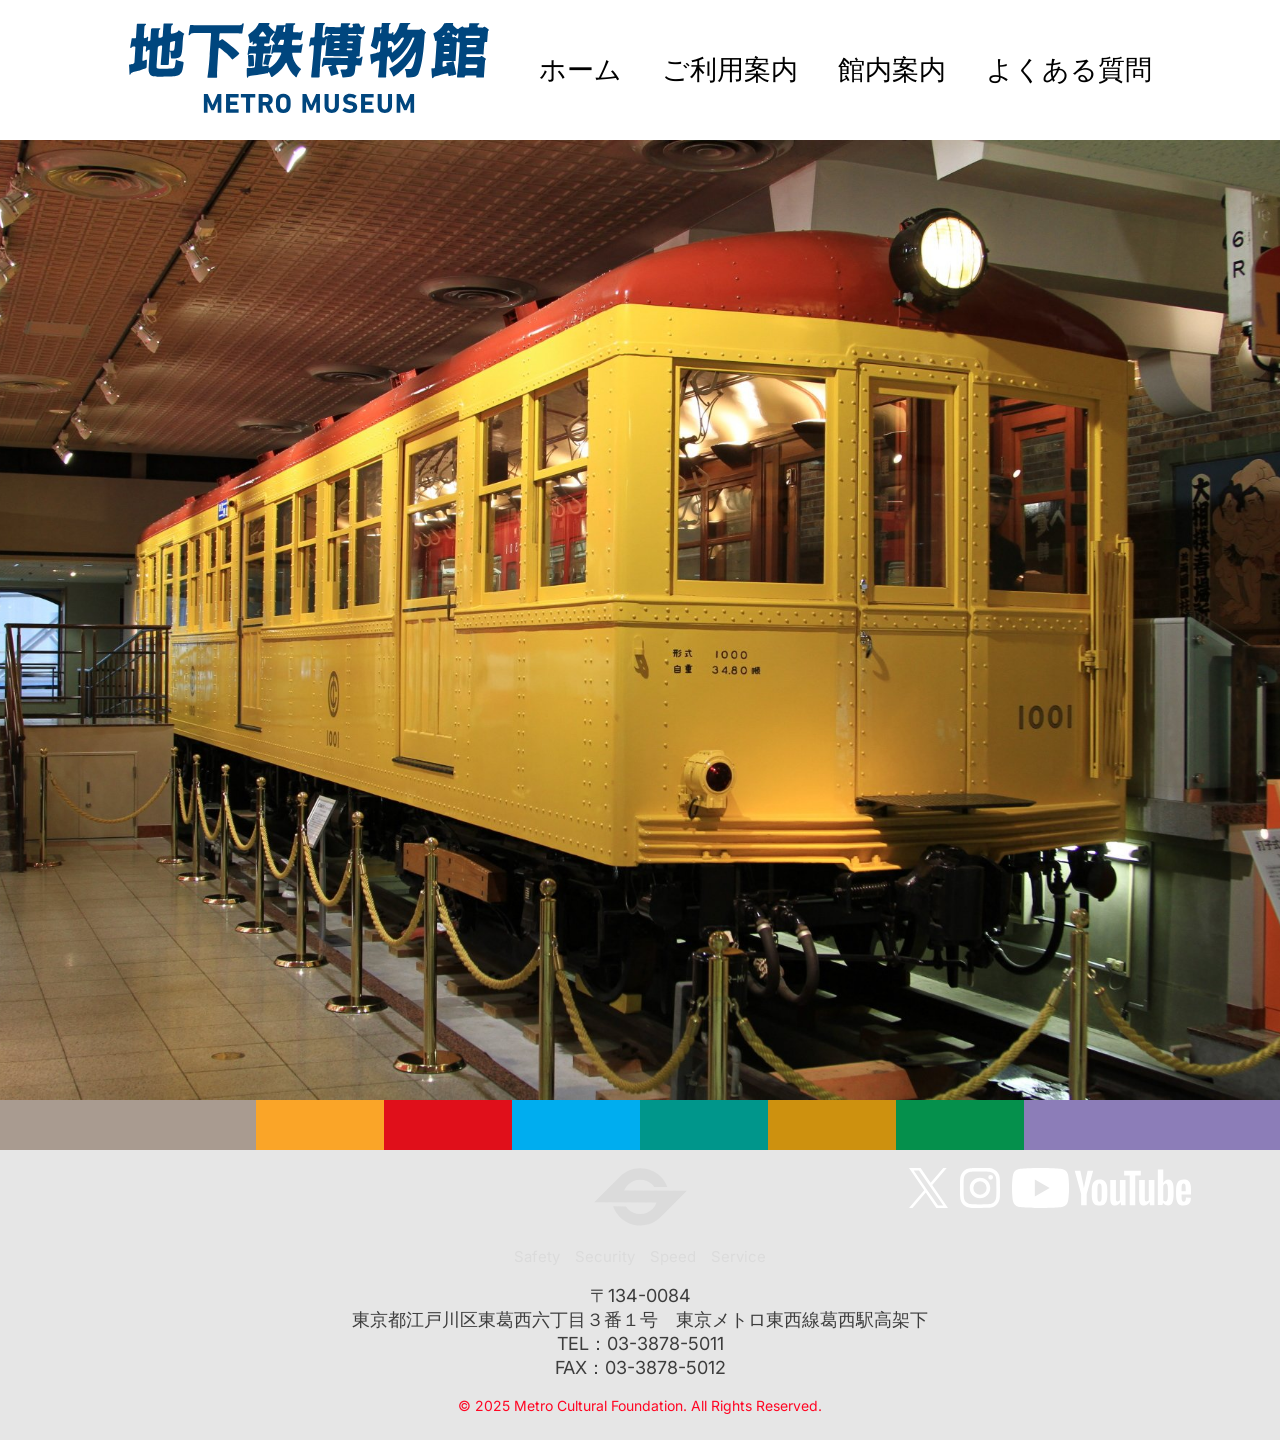
<file: content/chikatetu_hakubutukan/index/index.html>
<!DOCTYPE html>
<html lang="ja">
<head>
    <meta charset="UTF-8">
    <meta name="viewport" content="width=device-width, initial-scale=1.0">
    <title>地下鉄博物館｜公式</title>
    <link href="css/style.css" rel="stylesheet">
    <link rel="icon" href="img/favicon.ico">
    <link rel="preconnect" href="https://fonts.googleapis.com">
    <link rel="preconnect" href="https://fonts.gstatic.com" crossorigin>
    <link href="https://fonts.googleapis.com/css2?family=Inter:ital,opsz,wght@0,14..32,100..900;1,14..32,100..900&display=swap" rel="stylesheet">
</head>
<body>
    <header>
        <div><a href="index.html"><img src="img/logo.svg"></a></div>
        <nav>
			<ul class="nav">
				<li><a href="index.html">ホーム</a></li>
				<li><a href="about/index.html">ご利用案内</a></li>
				<li><a href="facilities/index.html">館内案内</a></li>
				<li><a href="faq/index.html">よくある質問</a></li>
			</ul>
		</nav>
    </header>
    <main class="topMain">
        <img src="" id="mvDom">
    </main>
    <footer>
        <div class="footerLineColor">
            <div class="hibiya"></div>
            <div class="ginza"></div>
            <div class="marunouchi"></div>
            <div class="tozai"></div>
            <div class="nanboku"></div>
            <div class="yurakucho"></div>
            <div class="chiyoda"></div>
            <div class="hanzomon"></div>
        </div>
        <div class="footerText">
            <div class="snsLink">
                <a href="https://x.com/MetroMuseum"><img src="img/snsX.svg" height="40px"></a>
                <a href="https://www.instagram.com/metromuseum_official/?hl=ja"><img src="img/snsInsuta.svg" height="40px"></a>
                <a href="https://www.youtube.com/channel/UCjmrh5I5dYXVcz-_N2_PQ-A"><img src="img/snsYT.svg" height="40px"></a>
            </div>
            <img src="img/trta_logo.svg">
            <p class="subway4S">Safety　Security　Speed　Service</p>
            <p class="footerText1">
                〒134-0084
                <br>東京都江戸川区東葛西六丁目３番１号　東京メトロ東西線葛西駅高架下
                <br>TEL：03-3878-5011
                <br>FAX：03-3878-5012
            </p>
            <div class="snsLinkSp">
                <a href="https://x.com/MetroMuseum"><img src="img/snsX.svg" height="60px"></a>
                <a href="https://www.instagram.com/metromuseum_official/?hl=ja"><img src="img/snsInsuta.svg" height="60px"></a>
                <a href="https://www.youtube.com/channel/UCjmrh5I5dYXVcz-_N2_PQ-A"><img src="img/snsYT.svg" height="60px"></a>
            </div>
            <p class="footerText2">© 2025 Metro Cultural Foundation. All Rights Reserved.</p>
        </div>
    </footer>
    <script src="js/index.js"></script>
</body>
</html>
</file>
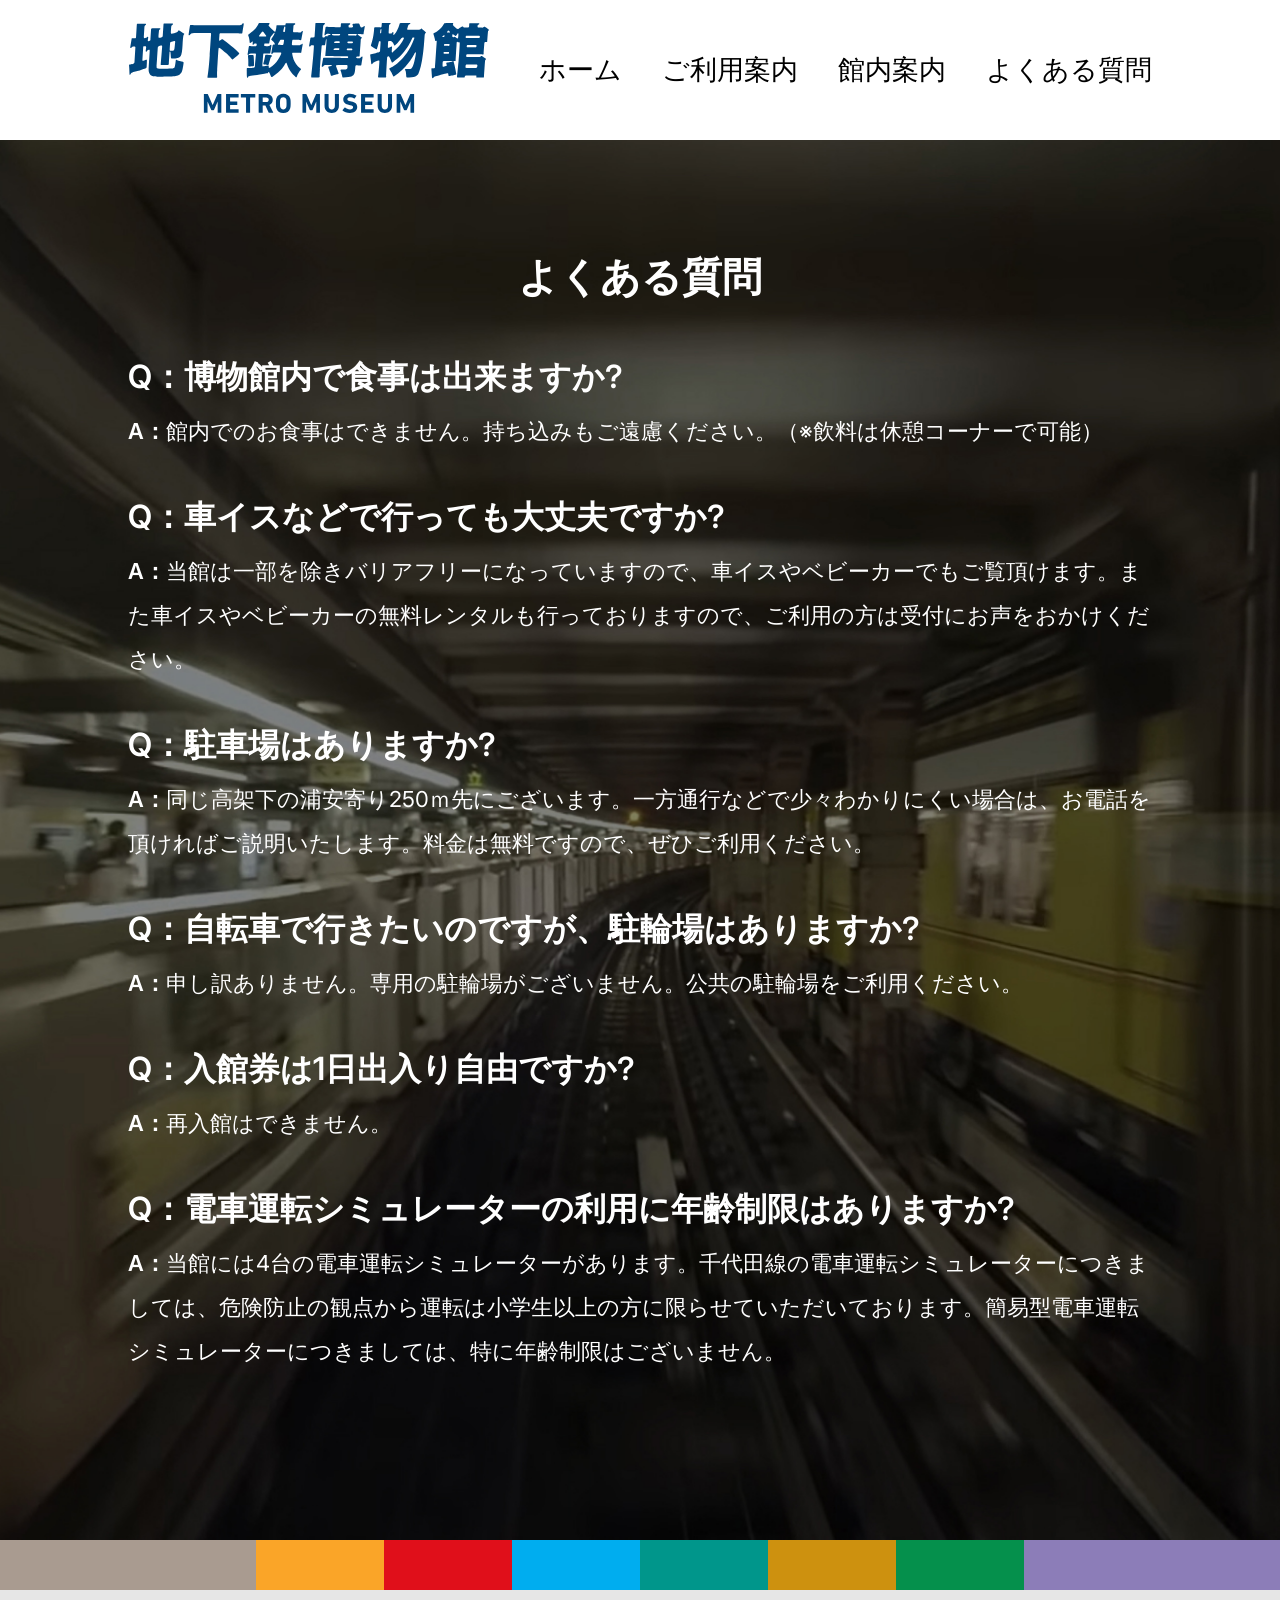
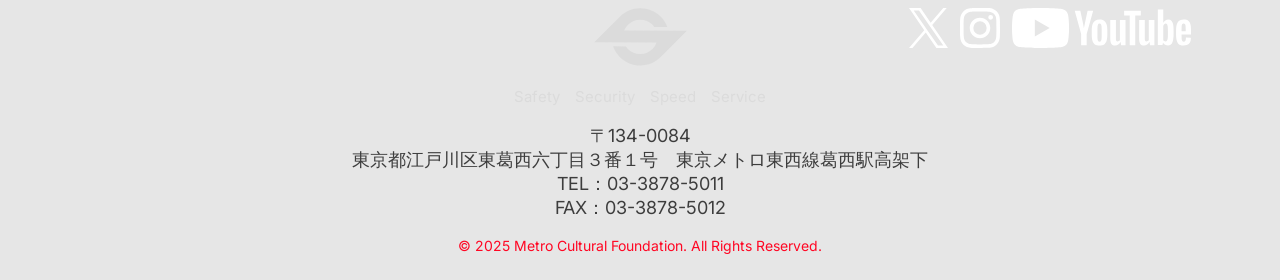
<file: content/chikatetu_hakubutukan/index/faq/index.html>
<!DOCTYPE html>
<html lang="ja">
<head>
    <meta charset="UTF-8">
    <meta name="viewport" content="width=device-width, initial-scale=1.0">
    <title>よくある質問｜地下鉄博物館</title>
    <link href="../css/style.css" rel="stylesheet">
    <link rel="icon" href="../img/favicon.ico">
    <link rel="preconnect" href="https://fonts.googleapis.com">
    <link rel="preconnect" href="https://fonts.gstatic.com" crossorigin>
    <link href="https://fonts.googleapis.com/css2?family=Inter:ital,opsz,wght@0,14..32,100..900;1,14..32,100..900&display=swap" rel="stylesheet">
</head>
<body>
    <header>
        <div><a href="../index.html"><img src="../img/logo.svg"></a></div>
        <nav>
			<ul class="nav">
				<li><a href="../index.html">ホーム</a></li>
				<li><a href="../about/index.html">ご利用案内</a></li>
				<li><a href="../facilities/index.html">館内案内</a></li>
				<li><a href="index.html">よくある質問</a></li>
			</ul>
		</nav>
    </header>
    <main>
        <div class="faqMv">
            <h1>よくある質問</h1>
            <div class="faqText">
                <h3>Q：博物館内で食事は出来ますか?</h3>
                <p><span>A：</span>館内でのお食事はできません。持ち込みもご遠慮ください。（※飲料は休憩コーナーで可能）</p>
            </div>
            <div class="faqText">
                <h3>Q：車イスなどで行っても大丈夫ですか?</h3>
                <p><span>A：</span>当館は一部を除きバリアフリーになっていますので、車イスやベビーカーでもご覧頂けます。また車イスやベビーカーの無料レンタルも行っておりますので、ご利用の方は受付にお声をおかけください。</p>
            </div>
            <div class="faqText">
                <h3>Q：駐車場はありますか?</h3>
                <p><span>A：</span>同じ高架下の浦安寄り250ｍ先にございます。一方通行などで少々わかりにくい場合は、お電話を頂ければご説明いたします。料金は無料ですので、ぜひご利用ください。</p>
            </div>
            <div class="faqText">
                <h3>Q：自転車で行きたいのですが、駐輪場はありますか?</h3>
                <p><span>A：</span>申し訳ありません。専用の駐輪場がございません。公共の駐輪場をご利用ください。</p>
            </div>
            <div class="faqText">
                <h3>Q：入館券は1日出入り自由ですか?</h3>
                <p><span>A：</span>再入館はできません。</p>
            </div>
            <div class="faqText">
                <h3>Q：電車運転シミュレーターの利用に年齢制限はありますか?</h3>
                <p><span>A：</span>当館には4台の電車運転シミュレーターがあります。千代田線の電車運転シミュレーターにつきましては、危険防止の観点から運転は小学生以上の方に限らせていただいております。簡易型電車運転シミュレーターにつきましては、特に年齢制限はございません。</p>
            </div>
        </div>
    </main>
    <footer>
        <div class="footerLineColor">
            <div class="hibiya"></div>
            <div class="ginza"></div>
            <div class="marunouchi"></div>
            <div class="tozai"></div>
            <div class="nanboku"></div>
            <div class="yurakucho"></div>
            <div class="chiyoda"></div>
            <div class="hanzomon"></div>
        </div>
        <div class="footerText">
            <div class="snsLink">
                <a href="https://x.com/MetroMuseum"><img src="../img/snsX.svg" height="40px"></a>
                <a href="https://www.instagram.com/metromuseum_official/?hl=ja"><img src="../img/snsInsuta.svg" height="40px"></a>
                <a href="https://www.youtube.com/channel/UCjmrh5I5dYXVcz-_N2_PQ-A"><img src="../img/snsYT.svg" height="40px"></a>
            </div>
            <img src="../img/trta_logo.svg">
            <p class="subway4S">Safety　Security　Speed　Service</p>
            <p class="footerText1">
                〒134-0084
                <br>東京都江戸川区東葛西六丁目３番１号　東京メトロ東西線葛西駅高架下
                <br>TEL：03-3878-5011
                <br>FAX：03-3878-5012
            </p>
            <div class="snsLinkSp">
                <a href="https://x.com/MetroMuseum"><img src="../img/snsX.svg" height="60px"></a>
                <a href="https://www.instagram.com/metromuseum_official/?hl=ja"><img src="../img/snsInsuta.svg" height="60px"></a>
                <a href="https://www.youtube.com/channel/UCjmrh5I5dYXVcz-_N2_PQ-A"><img src="../img/snsYT.svg" height="60px"></a>
            </div>
            <p class="footerText2">© 2025 Metro Cultural Foundation. All Rights Reserved.</p>
        </div>
    </footer>
</body>
</html>
</file>
<file: content/chikatetu_hakubutukan/index/css/style.css>
@charset "UTF-8";

body{
    margin: 0;
    padding: 0;
}
header{
    width: 100%;
    height: 140px;
    flex-shrink: 0;
    background-color: rgba(255, 255, 255, 1);
    display: flex;
    justify-content: center;
    align-items: center;
    position: sticky;
    top: 0;
}
header img{
    width: 360px;
}
header nav ul{
    display: flex;
    padding-left: 0;
    margin-left: 50px;
    gap: 40px;
}
header nav li{
    list-style: none;
}
header nav a{
    text-decoration: none;
    color: black;
    font-family: "Inter", sans-serif;
    font-optical-sizing: auto;
    font-weight: 500;
    font-style: normal;
    font-size: 27px;
}
header nav a:hover{
    text-decoration: underline #1B457A 5px;
    color: #1B457A;
}
.topMain{
    height: 960px;
}
#mvDom{
    width: 100%;
    height: 960px;
    flex-shrink: 0;
    background-size: cover;
    object-fit: cover;
    background-position: center;
    margin: 0;
    padding: 0;
}
footer{
    width: 100%;
    height: 340px;
    flex-shrink: 0;
    background: #E6E6E6;
}
.footerLineColor{
    display: flex;
    justify-content: center;
}
.hibiya{
    width: 20%;
    height: 50px;
    flex-shrink: 0;
    background: #A99B90;
}
.ginza{
    width: 10%;
    height: 50px;
    flex-shrink: 0;
    background: #FAA528;
}
.marunouchi{
    width: 10%;
    height: 50px;
    flex-shrink: 0;
    background: #E00F1A;
}
.tozai{
    width: 10%;
    height: 50px;
    flex-shrink: 0;
    background: #00ADEF;
}
.nanboku{
    width: 10%;
    height: 50px;
    flex-shrink: 0;
    background: #00968B;
}
.yurakucho{
    width: 10%;
    height: 50px;
    flex-shrink: 0;
    background: #CD910F;
    transition: 1.8s;
}
.yurakucho:hover{
    background-color: #95461F;
}
.chiyoda{
    width: 10%;
    height: 50px;
    flex-shrink: 0;
    background: #05904C;
}
.hanzomon{
    width: 20%;
    height: 50px;
    flex-shrink: 0;
    background: #8C7DB8;
}
.footerText{
    text-align: center;
    position: relative;
}
.snsLink{
    margin-left: 71%;
    display: flex;
    gap: 12px;
    position: absolute;
    z-index: 999;
}
.snsLinkSp{
    display: none;
}
.footerText img{
    margin-top: 18px;
}
.footerText p{
    font-family: "Inter", sans-serif;
    font-optical-sizing: auto;
    font-weight: 400;
    font-style: normal;
    margin: 17px;
}
.subway4S{
    color: #DBDBDB;
    font-size: 15px;
}
.footerText1{
    font-size: 18px;
    color: #3D3D3D;
}
.footerText2{
    font-size: 14px;
    color: #ff0623;
}

/*ご利用案内*/
.kane{
    width: 100%;
    height: 600px;
    flex-shrink: 0;
    background: #E8F6FA;
    text-align: center;
}
.kane h1{
    color: #000;
    font-family: Inter, sans-serif;
    font-size: 40px;
    font-style: normal;
    font-weight: 800;
    line-height: normal;
    margin: 0;
    padding-top: 60px;
}
.kane h2{
    color: #000;
    font-family: Inter, sans-serif;
    font-size: 32px;
    font-style: normal;
    font-weight: 600;
    line-height: normal;
    letter-spacing: 7.36px;
    margin: 40px;
}
.kane p{
    color: #000;
    text-align: center;
    font-family: Inter, sans-serif;
    font-size: 24px;
    font-style: normal;
    font-weight: 500;
    line-height: normal;
    margin: 50px;
}
.kaneFlex{
    display: flex;
    justify-content: center;
}
.kaneFlex h3{
    color: #000;
    text-align: center;
    font-family: Inter, sans-serif;
    font-size: 32px;
    font-style: normal;
    font-weight: 600;
    line-height: normal;
    letter-spacing: 7.36px;
    margin: 0;
}
.kaneFlex p{
    text-align: center;
    font-family: Inter, sans-serif;
    font-size: 24px;
    font-style: normal;
    font-weight: 600;
    line-height: normal;
    margin: 15px;
}
.ippan{
    width: 320px;
    height: 112px;
}
.ippan p{
    color: #000;
}
.dantai{
    width: 320px;
    height: 112px;
}
.dantai p{
    color: #F00;
}
.jikanAndAkusesu{
    width: 100%;
    height: 950px;
    background-image: url(../img/trta9000.png);
    background-repeat: repeat;
    padding-top: 60px;
}
.jikan{
    display: flex;
    justify-content: center;
}
.jikan img{
    width: 590px;
    height: 400px;
    flex-shrink: 0;
}
.jikanText{
    height: 400px;
    text-align: center;
    align-content: center;
    margin-left: 67px;
}
.caption{
    color: #000;
    font-family: Inter, sans-serif;
    font-size: 16px;
    font-style: normal;
    font-weight: 400;
    line-height: normal;
    text-align: center;
    margin: 12px;
}
.jikanText h2{
    color: #000;
    font-family: Inter, sans-serif;
    font-size: 32px;
    font-style: normal;
    font-weight: 600;
    line-height: normal;
    letter-spacing: 7.36px;
    margin: 0;
}
.jikanText p{
    color: #000;
    text-align: center;
    font-family: Inter, sans-serif;
    font-size: 24px;
    font-style: normal;
    font-weight: 600;
    line-height: normal;
    margin: 25px 0 0;
}
.jikanText p span{
    color: #F00;
}
.openJikan{
    margin: 0 0 60px;
}
.akusesu{
    display: flex;
    justify-content: center;
    margin-top: 39px;
}
.akusesuMapImg{
    width: 590px;
    height: 348px;
    flex-shrink: 0;
}
.akusesuText{
    height: 348px;
    align-content: center;
    margin-left: 18px;
}
.akusesuText h2{
    color: #000;
    font-family: Inter, sans-serif;
    font-size: 32px;
    font-style: normal;
    font-weight: 600;
    line-height: normal;
    letter-spacing: 7.36px;
    text-align: center;
    margin-bottom: 30px;
}
.akusesuTextCon{
    display: flex;
}
.akusesuText1{
    color: #000;
    font-family: Inter, sans-serif;
    font-size: 30px;
    font-style: normal;
    font-weight: 500;
    line-height: normal;
    margin: 0;
}
.akusesuText2{
    color: #000;
    font-family: Inter, sans-serif;
    font-size: 24px;
    font-style: normal;
    font-weight: 500;
    line-height: normal;
    margin: 0;
}
.staT17{
    width: 80px;
    height: 80px;
    flex-shrink: 0;
    margin: 30px 20px 0 0;
}
.akusesuText3{
    color: #000;
    font-family: "Hiragino Kaku Gothic Pro", sans-serif;
    font-size: 38px;
    font-style: normal;
    font-weight: 600;
    line-height: normal;
    margin: 0;
    text-align: center;
}
.akusesuText3 span{
    color: #000;
    font-family: "Hiragino Kaku Gothic Pro", sans-serif;
    font-size: 20px;
    font-style: normal;
    font-weight: 300;
    line-height: normal;
    margin: 0;
}
.googleMap{
    height: 600px;
}

/*館内案内*/
.facilities_Bg{
    width: 100%;
    height: 460px;
    background: url(../img/facilities_Bg.jpg);
    background-size: cover;
    background-position: center;
}
.facilities_Bg p{
    color: #FFF;
    text-align: center;
    font-family: Inter, sans-serif;
    font-size: 60px;
    font-style: normal;
    font-weight: 800;
    line-height: normal;
    letter-spacing: 12px;
    padding: 180px 0;
    margin: 0;
}
.mapImgArea{
    width: 1200px;
    height: 900px;
    margin: 0 auto;
}
.mapImg{
    height: 670px;
    background-position: center;
    background-repeat: no-repeat;
    margin: 115px 0;
}
.sisetuBox{
    width: 1200px;
    margin: 0 auto 60px;
}
.sisetu{
    width: 1200px;
    display: flex;
    justify-content: flex-start;
}
.sisetu img{
    height: 78px;
    margin-left: 44px;
}
.sisetuDark{
    width: 16px;
    height: 78px;
    flex-shrink: 0;
    background: #1B457A;
    margin-left: 21px;
}
.sisetuLight{
    width: 543px;
    height: 78px;
    flex-shrink: 0;
    background: #E8F6FA;
}
.sisetuLight p{
    color: #000;
    font-family: Inter, sans-serif;
    font-size: 34px;
    font-style: normal;
    font-weight: 600;
    line-height: normal;
    margin: 16px 21px;
}
.sisetuBoxText{
    color: #000;
    font-family: Inter, sans-serif;
    font-size: 20px;
    font-style: normal;
    font-weight: 300;
    line-height: normal;
    margin: 50px 44px;
}
.sisetuBoxImg{
    display: flex;
    justify-content: center;
    gap: 30px;
}
.sisetuBoxImgLeft{
    display: flex;
    justify-content: flex-start;
    margin-left: 44px;
}
.sisetuBoxOther{
    display: flex;
    justify-content: center;
    margin-top: 50px;
    gap: 32px;
}
.sisetu7TitleSP{
    display: none;
}
.sisetu7Title{
    color: #1B457A;
    font-family: Inter, sans-serif;
    font-size: 30px;
    font-style: normal;
    font-weight: 600;
    line-height: normal;
}
.sisetuBoxOtherText{
    margin: 25px 0 15px 27px;
    width: 600px;
}
.sisetu7Text{
    color: #000;
    font-family: Inter, sans-serif;
    font-size: 20px;
    font-style: normal;
    font-weight: 300;
    line-height: normal;
    margin-top: 30px;
}
.simulator{
    color: #000;
    font-family: Inter, sans-serif;
    font-size: 6px;
    font-style: normal;
    font-weight: 300;
    line-height: normal;
    margin: 0 0 10px;
}
.sisetuBoxOther2{
    display: flex;
    justify-content: flex-start;
    margin: 20px 0 148px;
    gap: 32px;
}

/*よくある質問*/
.faqMv{
    width: 100%;
    height: 1400px;
    background-size: cover;
    background-repeat: no-repeat;
    background-position: center top;
    background-image: url(../img/Rectangle16.jpg);
}
.faqMv h1{
    color: #FFF;
    font-family: Inter, sans-serif;
    font-size: 40px;
    font-style: normal;
    font-weight: 800;
    line-height: normal;
    padding: 110px 0 40px;
    text-align: center;
    margin: 0;
}
.faqText{
    width: 1024px;
    margin: 0 auto 32px;
}
.faqText h3{
    color: #FFF;
    font-family: Inter, sans-serif;
    font-size: 32px;
    font-style: normal;
    font-weight: 600;
    line-height: 200%;
    margin: 0;
}
.faqText p{
    color: #FFF;
    font-family: Inter, sans-serif;
    font-size: 22px;
    font-style: normal;
    font-weight: 400;
    line-height: 200%;
    margin: 0;
}
.faqText span{
    font-weight: 600;
}

@media screen and (max-width: 1023px){
    header{
        height: 270px;
        display: block;
        text-align: center;
        position: sticky;
        margin-top: 40px;
    }
    header nav ul{
        display: flex;
        justify-content: center;
        flex-wrap: wrap;
        gap: 50px;
        margin: 50px auto;
        line-height: 10px;
    }
    header nav a{
        font-size: 43px;
    }
    .topMain{
        height: 670px;
    }
    #mvDom{
        height: 670px;
    }
    footer{
        height: 540px;
    }
    .snsLink{
        display: none;
    }
    .snsLinkSp{
        display: flex;
        justify-content: center;
        gap: 14px;
    }
    .snsLinkSp a img{
        margin: 6px 0 24px;
    }
    .footerText img{
        margin-top: 40px;
    }
    .footerText p{
        font-optical-sizing: none;
        text-align: center;
    }
    .subway4S{
        font-size: 15px;
    }
    .footerText1{
        font-size: 22px;
    }
    .footerText2{
        font-size: 18px;
    }
    .jikanAndAkusesu{
        height: 1800px;
        background-image: url(../img/trta9000.png);
        background-repeat: repeat;
        padding-top: 0px;
        text-align: center;
        align-content: space-around;
    }
    .jikan{
        display: block;
    }
    .jikanText{
        margin-left: 0px;
    }
    .akusesu{
        flex-direction: column-reverse;
    }
    .akusesuText{
        margin: 0 auto;
    }
    .akusesuTextCon{
        margin-bottom: 54px;
    }
    .akusesuText2{
        text-align: start;
    }
    .akusesuMapImg{
        margin-top: 25px;
    }
    .googleMap{
        height: 430px;
    }
    .googleMap iframe{
        height: 430px;
    }
    .mapImgArea{
        width: 100%;
        height: 690px;
        text-align: center;
    }
    .mapImg{
        height: 430px;
    }
    .sisetu{
        width: 100%;
    }
    .sisetuBox{
        width: 100%;
    }
    .sisetuBoxText{
        font-size: 28px;
        max-width: 540px;
        margin-left: 94px;
    }
    .sisetuBoxImg{
        display: block;
        text-align: center;
    }
    .sisetuBoxImgLeft{
        display: block;
        text-align: center;
        margin-left: 0px;
    }
    .sisetuBoxOther{
        display: block;
        margin-top: 60px;
        text-align: center;
        margin: 0 auto;
    }
    .sisetu7Title{
        display: none;
    }
    .sisetu7TitleSP{
        display: block;
        color: #1B457A;
        font-family: Inter, sans-serif;
        font-size: 32px;
        font-style: normal;
        font-weight: 600;
        line-height: normal;
        text-align: center;
    }
    .sisetuBoxOtherText{
        width: 520px;
        margin: 40px auto;
    }
    .sisetu7Text{
        text-align: start;
    }
    .simulatorImg{
        width: 740px;
    }
    .simulator{
        margin-left: 14px;
        text-align: start;
    }
    .sisetuBoxOther2{
        display: block;
        text-align: center;
        margin: 0 auto;
    }
    .sisetuBoxOther2Text{
        width: 530px;
        margin: 50px auto;
    }
    .faqMv{
        height: 1750px;
    }
    .faqText{
        width: 702px;
    }
}
</file>
